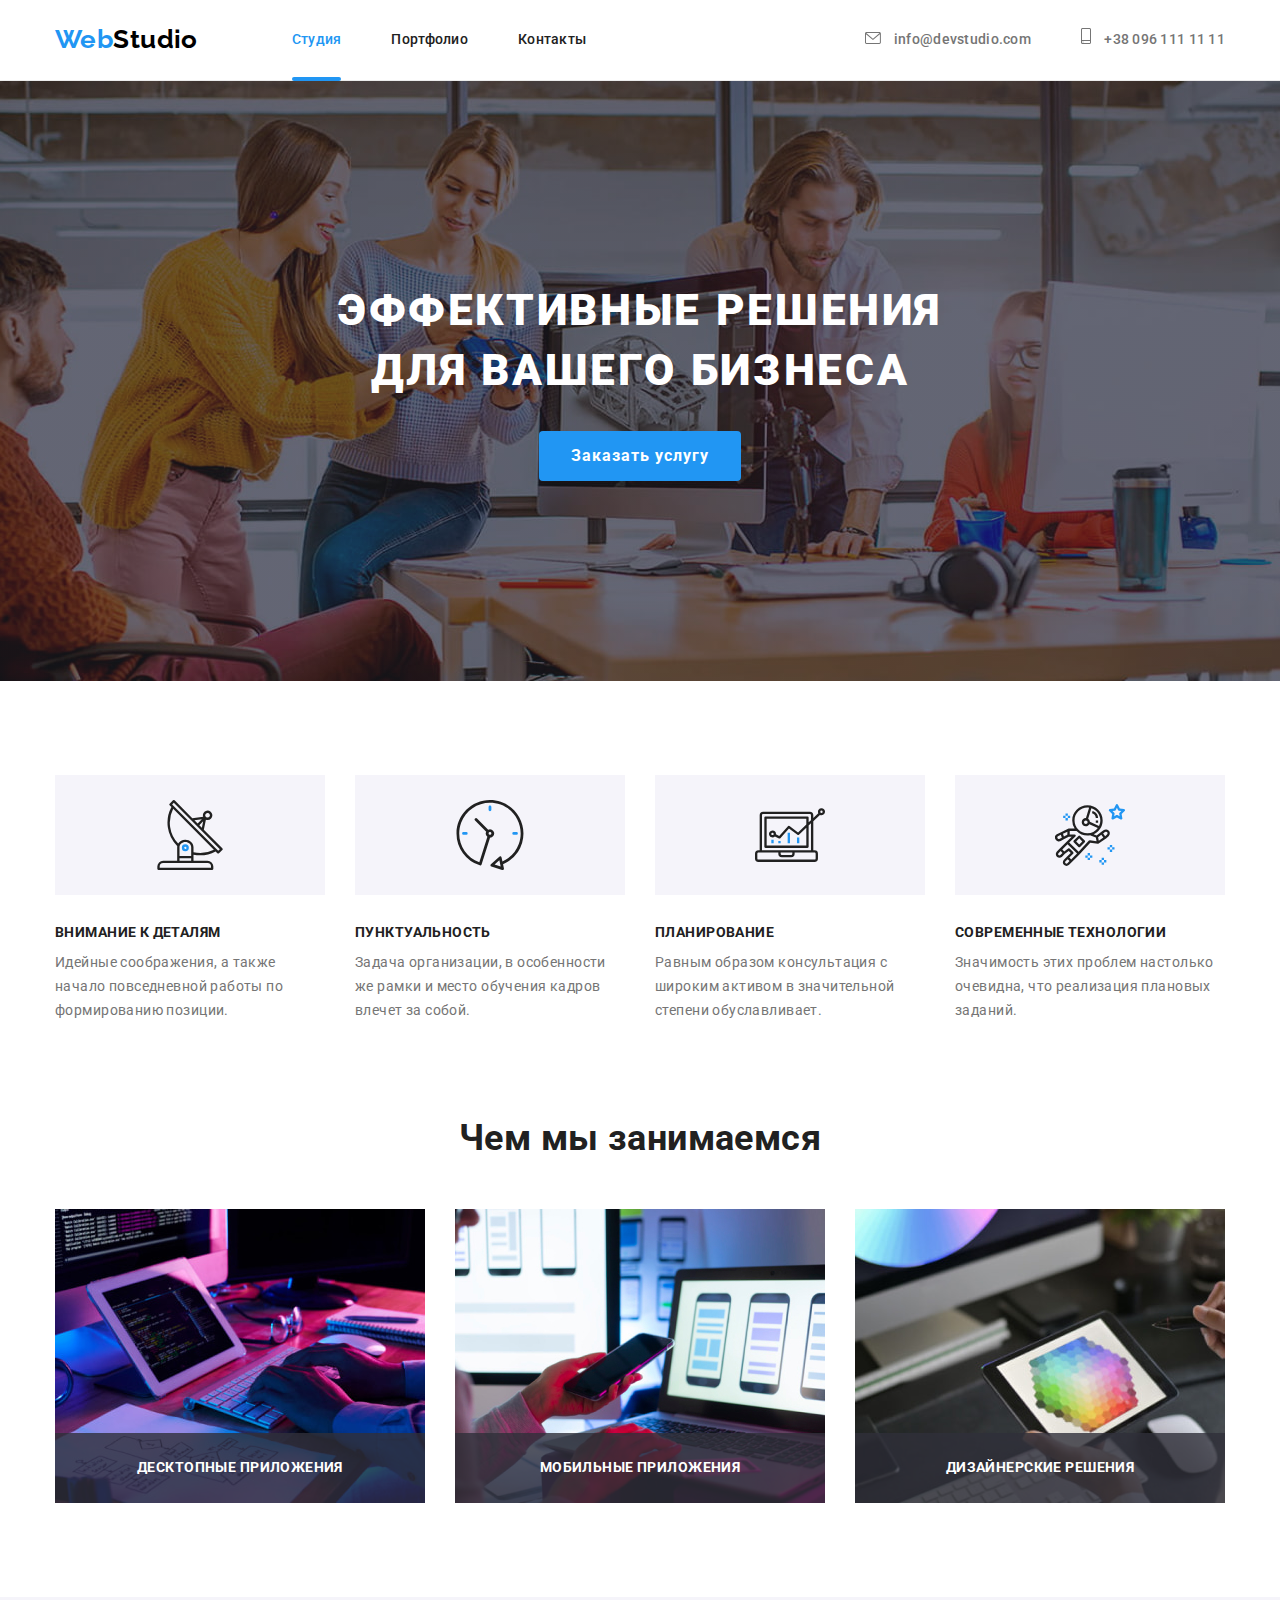
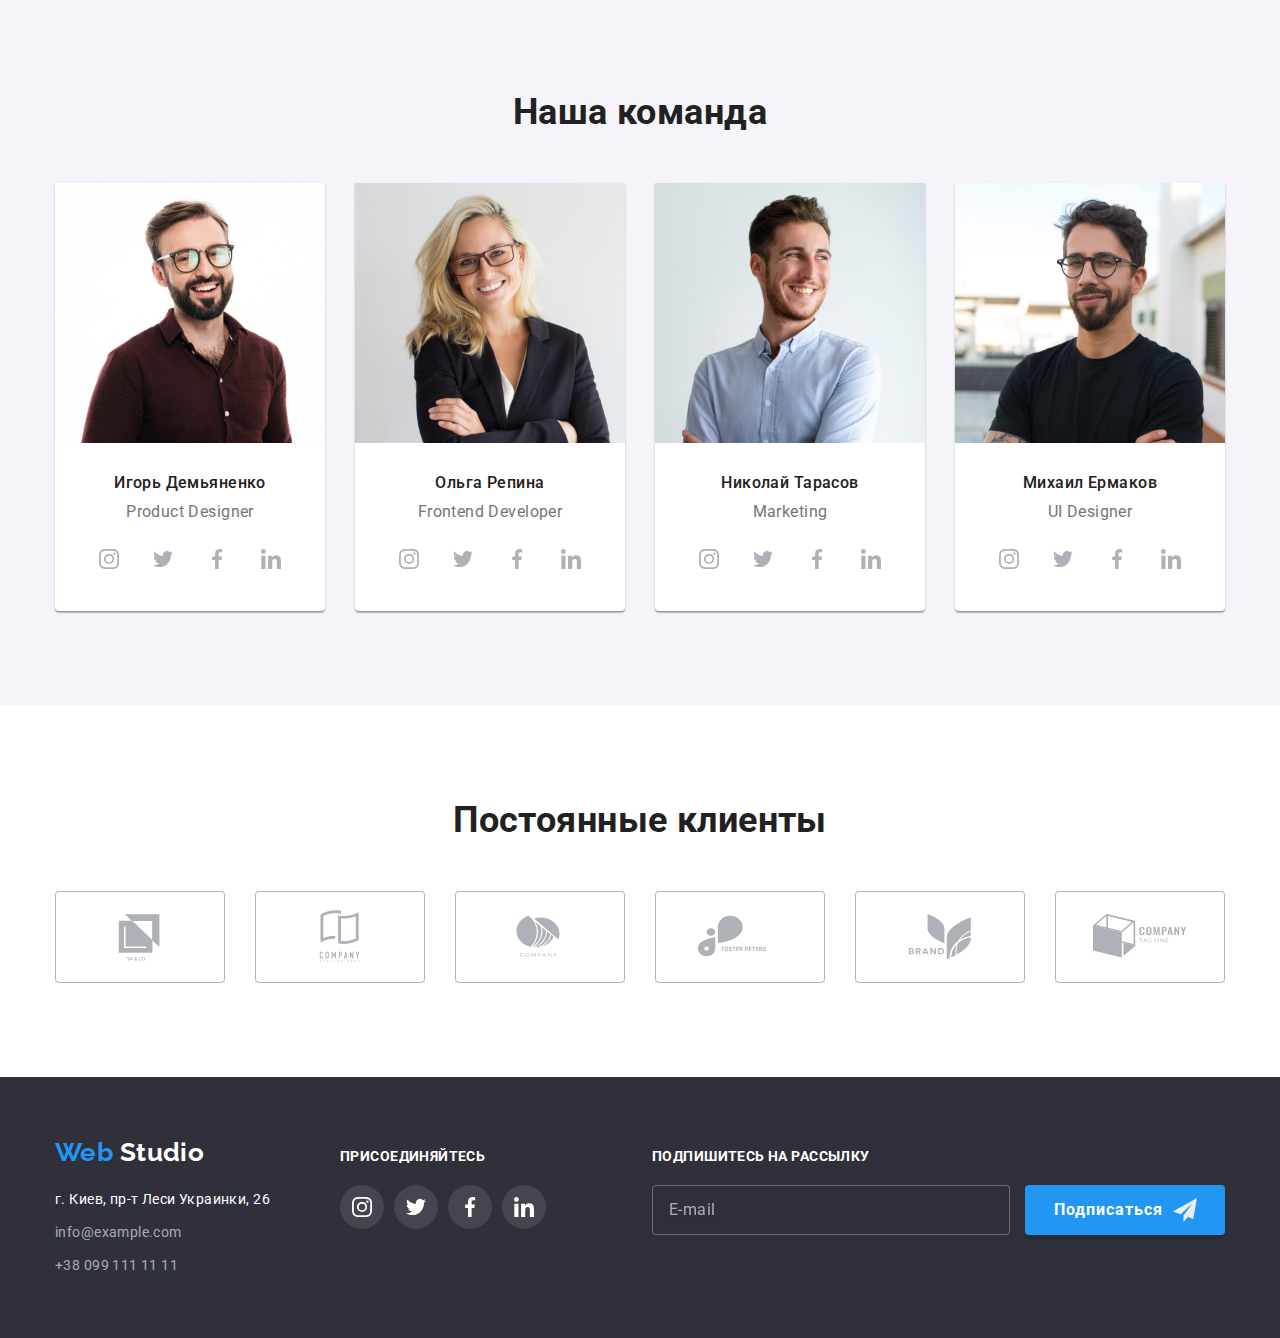
<file: index.html>
<!DOCTYPE html>
<html lang="ru">
<head>
    <meta charset="UTF-8">
    <meta http-equiv="X-UA-Compatible" content="IE=edge">
    <meta name="viewport" content="width=device-width, initial-scale=1.0">
    <title>Web studio</title>

    <link rel="preconnect" href="https://fonts.googleapis.com">
    <link rel="preconnect" href="https://fonts.gstatic.com" crossorigin>
    <link href="https://fonts.googleapis.com/css2?family=Raleway:wght@700&family=Roboto:wght@400;500;700;900&display=swap"
        rel="stylesheet">
    <link rel="stylesheet" href="https://cdnjs.cloudflare.com/ajax/libs/modern-normalize/1.1.0/modern-normalize.min.css">
    <link rel="stylesheet" href="./css/styles.css">
</head>
<body>
<!-- Header -->
        <header class="page-header">
            <div class="container main-nav">
                <nav class="nav">
                    <a href="./" class="logo" lang="en"><span class="logo-accent">Web</span>Studio</a>
        
                    <ul class="site-nav list">
                        <li class="nav-item"><a href="./" class="nav-link current-nav link">Студия</a></li>
                        <li class="nav-item"><a href="./portfolio.html" class="nav-link link">Портфолио</a></li>
                        <li class="nav-item"><a href="" class="nav-link link">Контакты</a></li>
                    </ul>
                </nav>
        
                <ul class="contact-nav list">
                    <li class="contact-item">
                        <a href="mailto:info@devstudio.com"
                            class="contact-link link">
                            <svg class="contact-icon"  width="16" height="12">
                                <use href="./images/icons.svg#icon-envelope"></use>
                            </svg>
                            info@devstudio.com
                        </a>
                    </li>
                    <li class="contact-item">
                        <a href="tel:+380961111111" class="contact-link link">
                            <svg class="contact-icon" width="10" height="16">
                                <use href="./images/icons.svg#icon-smartphone"></use>
                            </svg>
                            +38 096 111 11 11</a>
                    </li>
                </ul>
            </div>
        </header>
        
        
<!-- Main -->
        <main>

<!-- Hero -->
            <section class="hero overlay">
                <div class="container">
                    <h1 class="hero-title">Эффективные решения <br> для вашего бизнеса</h1>
                    <button type="button" class="hero-btn btn" data-modal-open>Заказать услугу</button>

                    <!-- Hero Modal Window -->
                    <div class="backdrop is-hidden" data-modal>
                        <div class="modal">
                            <button type="button" class="close-btn btn" data-modal-close>
                                <svg class="close-black-icon">
                                    <use href="./images/icons.svg#icon-close-black"></use>
                                </svg>
                            </button>
<!-- Form-modal -->
                            
                            <form class="form">
                                <h2 class="form-title">Оставьте свои данные, мы вам перезвоним</h2>
                                
                                <label class="form-field">
                                    <span class="form-label">Имя</span>
                                    <input type="name" name="name" class="form-input">
                                    <svg class="form-icon" width="18" height="18">
                                        <use href="./images/icons.svg#icon-form-person"></use>
                                    </svg>
                                </label>

                                <label class="form-field">
                                    <span class="form-label">Телефон</span>
                                    <input type="tel" name="tel" class="form-input">
                                    <svg class="form-icon" width="18" height="18">
                                        <use href="./images/icons.svg#icon-form-phone"></use>
                                    </svg>
                                </label>

                                <label class="form-field">
                                    <span class="form-label">Почта</span>
                                    <input type="email" name="email" class="form-input">
                                    <svg class="form-icon" width="18" height="18">
                                        <use href="./images/icons.svg#icon-form-email"></use>
                                    </svg>
                                </label>

                                <label class="form-field textarea">
                                    <span class="form-label">Комментарий</span>
                                    <textarea name="comment" class="form-input-textarea" id="user-comment" rows="6" placeholder="Введите текст"></textarea>
                                </label>

                                <label class="checkbox-field">
                                    <input type="checkbox" name="policy" class="checkbox">
                
                                    <span class="checkbox-icon">
                                        <svg class="icon-checked" width="16" height="15">
                                            <use href="./images/icons.svg#icon-checked"></use>
                                        </svg>
                                    </span>

                                    <span class="checkbox-label">Соглашаюсь с рассылкой и принимаю <a href="" class="checkbox-label-link link">Условия договора</a></span>
                                    
                                </label>

                                <button type="submit" class="modal-form-btn btn">Отправить</button>
                            </form>
                        </div>
                    </div>
                </div>
            </section>


<!-- Особенности -->
            <section class="features section">
                <div class="container">
                    <h2 class="section-title visually-hidden">Особенности</h2>
                    <ul class="features-list list">
                        <li class="features-item icon-antena">
                            <div class="features-icon-bgc">
                                <svg class="features-icon">
                                    <use href="./images/icons.svg#icon-antenna"></use>
                                </svg>
                            </div>
                            <h3 class="features-title">Внимание к деталям</h3>
                            <p class="features-text">Идейные соображения, а также начало повседневной работы по формированию
                                позиции.</p>
                        </li>

                        <li class="features-item icon-clock">
                            <div class="features-icon-bgc">
                                <svg class="features-icon">
                                    <use href="./images/icons.svg#icon-clock"></use>
                                </svg>
                            </div>
                            <h3 class="features-title">Пунктуальность</h3>
                            <p class="features-text">Задача организации, в особенности же рамки и место обучения кадров влечет за
                                собой.</p>
                        </li>

                        <li class="features-item icon-diagram">
                            <div class="features-icon-bgc">
                                <svg class="features-icon">
                                    <use href="./images/icons.svg#icon-diagram"></use>
                                </svg>
                            </div>
                            <h3 class="features-title">Планирование</h3>
                            <p class="features-text">Равным образом консультация с широким активом в значительной степени
                                обуславливает.</p>
                        </li>

                        <li class="features-item icon-astronaut">
                            <div class="features-icon-bgc">
                                <svg class="features-icon">
                                    <use href="./images/icons.svg#icon-astronaut"></use>
                                </svg>
                            </div>
                            <h3 class="features-title">Современные технологии</h3>
                            <p class="features-text">Значимость этих проблем настолько очевидна, что реализация плановых заданий.
                            </p>
                        </li>
                    </ul>
                </div>
            </section>
        
<!-- Чем мы занимаемся -->
            <section class="services section">
                <div class="container">
                    <h2 class="section-title">Чем мы занимаемся</h2>
                    <ul class="services-list list">
                        <li class="services-item">
                            <img src="./images/services/box-1.jpg" alt="Написание кода" width="370" height="294" class="services-thumb">
                            <p class="services-text">Десктопные приложения</p>
                        </li>
                        <li class="services-item">
                            <img src="./images/services/box-2.jpg" alt="Разработка мобильной версии программы" width="370" height="294" class="services-thumb">
                            <p class="services-text">Мобильные приложения</p>
                        </li>
                        <li class="services-item">
                            <img src="./images/services/box-3.jpg" alt="Дизайн сайта" width="370" height="294" class="services-thumb">
                            <p class="services-text">Дизайнерские решения</p>
                        </li>
                    </ul>
                </div>
            </section>
        
<!-- Наша команда -->
            <section class="command-section section">
                <div class="container">
                    <h2 class="section-title">Наша команда</h2>
                    <ul class="command-list list">
 <!-- Command-1 -->
                        <li class="command-item">
                            <div class="command-thumb"><img src="./images/team/img.jpg" alt="Product Designer" width="270" height="260"></div>
                            
                            <div class="command-content">
                                <h3 class="command-title">Игорь Демьяненко</h3>
                                <p class="command-text" lang="en">Product Designer</p>
                                <ul class="command-icon-list list">
                                <li class="command-icon-item">
                                    <a href="" class="command-icon-link">
                                        <svg class="command-icon">
                                            <use href="./images/icons.svg#icon-instagram"></use>
                                        </svg>
                                    </a>
                                </li>
                                <li class="command-icon-item">
                                    <a href="" class="command-icon-link">
                                        <svg class="command-icon">
                                            <use href="./images/icons.svg#icon-twitter"></use>
                                        </svg>
                                    </a>
                                </li>
                                <li class="command-icon-item">
                                    <a href="" class="command-icon-link">
                                        <svg class="command-icon">
                                            <use href="./images/icons.svg#icon-facebook"></use>
                                        </svg>
                                    </a>
                                </li>
                                <li class="command-icon-item">
                                    <a href="" class="command-icon-link">
                                        <svg class="command-icon">
                                            <use href="./images/icons.svg#icon-linkedin"></use>
                                        </svg>
                                    </a>
                                </li>
                                </ul>
                            </div>
                        </li>
 <!-- Command-2 -->
                        <li class="command-item">
                            <div class="command-thumb"><img src="./images/team/img-1.jpg" alt="Frontend Developer" width="270" height="260"></div>
    
                            <div class="command-content">
                                <h3 class="command-title">Ольга Репина</h3>
                                <p class="command-text" lang="en">Frontend Developer</p>
                                <ul class="command-icon-list list">
                                    <li class="command-icon-item">
                                        <a href="" class="command-icon-link">
                                            <svg class="command-icon">
                                                <use href="./images/icons.svg#icon-instagram"></use>
                                            </svg>
                                        </a>
                                    </li>
                                    <li class="command-icon-item">
                                        <a href="" class="command-icon-link">
                                            <svg class="command-icon">
                                                <use href="./images/icons.svg#icon-twitter"></use>
                                            </svg>
                                        </a>
                                    </li>
                                    <li class="command-icon-item">
                                        <a href="" class="command-icon-link">
                                            <svg class="command-icon">
                                                <use href="./images/icons.svg#icon-facebook"></use>
                                            </svg>
                                        </a>
                                    </li>
                                    <li class="command-icon-item">
                                        <a href="" class="command-icon-link">
                                            <svg class="command-icon">
                                                <use href="./images/icons.svg#icon-linkedin"></use>
                                            </svg>
                                        </a>
                                    </li>
                                </ul>
                            </div>
                            
                        </li>
 <!-- Command-3 -->
                        <li class="command-item">
                            <div class="command-thumb"><img src="./images/team/img-2.jpg" alt="Marketing" width="270" height="260"></div>
                            
                            <div class="command-content">
                                <h3 class="command-title">Николай Тарасов</h3>
                                <p class="command-text" lang="en">Marketing</p>
                                <ul class="command-icon-list list">
                                    <li class="command-icon-item">
                                        <a href="" class="command-icon-link">
                                            <svg class="command-icon">
                                                <use href="./images/icons.svg#icon-instagram"></use>
                                            </svg>
                                        </a>
                                    </li>
                                    <li class="command-icon-item">
                                        <a href="" class="command-icon-link">
                                            <svg class="command-icon">
                                                <use href="./images/icons.svg#icon-twitter"></use>
                                            </svg>
                                        </a>
                                    </li>
                                    <li class="command-icon-item">
                                        <a href="" class="command-icon-link">
                                            <svg class="command-icon">
                                                <use href="./images/icons.svg#icon-facebook"></use>
                                            </svg>
                                        </a>
                                    </li>
                                    <li class="command-icon-item">
                                        <a href="" class="command-icon-link">
                                            <svg class="command-icon">
                                                <use href="./images/icons.svg#icon-linkedin"></use>
                                            </svg>
                                        </a>
                                    </li>
                                </ul>
                            </div>
                        </li>
 <!-- Command-4 -->
                        <li class="command-item">
                            <div class="command-thumb"><img src="./images/team/img-3.jpg" alt="UI Designer" width="270" height="260"></div>
                            
                            <div class="command-content">
                                <h3 class="command-title">Михаил Ермаков</h3>
                                <p class="command-text" lang="en">UI Designer</p>
                                <ul class="command-icon-list list">
                                    <li class="command-icon-item">
                                        <a href="" class="command-icon-link">
                                            <svg class="command-icon">
                                                <use href="./images/icons.svg#icon-instagram"></use>
                                            </svg>
                                        </a>
                                    </li>
                                    <li class="command-icon-item">
                                        <a href="" class="command-icon-link">
                                            <svg class="command-icon">
                                                <use href="./images/icons.svg#icon-twitter"></use>
                                            </svg>
                                        </a>
                                    </li>
                                    <li class="command-icon-item">
                                        <a href="" class="command-icon-link">
                                            <svg class="command-icon">
                                                <use href="./images/icons.svg#icon-facebook"></use>
                                            </svg>
                                        </a>
                                    </li>
                                    <li class="command-icon-item">
                                        <a href="" class="command-icon-link">
                                            <svg class="command-icon">
                                                <use href="./images/icons.svg#icon-linkedin"></use>
                                            </svg>
                                        </a>
                                    </li>
                                </ul>
                            </div>
                        </li>
                    </ul>
                </div>
            </section>
        
<!-- Постоянные клиенты -->
            <section class="clients section">
                <div class="container">
                    <h2 class="section-title">Постоянные клиенты</h2>
                    <ul class="clients-list list">
                        <li class="clients-item">
                            <a href="" class="clients-link">
                                <svg class="clients-icon">
                                    <use href="./images/icons.svg#icon-client-logo-1"></use>
                                </svg>
                            </a>
                        </li>
                        <li class="clients-item">
                            <a href="" class="clients-link">
                                <svg class="clients-icon">
                                    <use href="./images/icons.svg#icon-client-logo-2"></use>
                                </svg>
                            </a>
                        </li>
                        <li class="clients-item">
                            <a href="" class="clients-link">
                                <svg class="clients-icon">
                                    <use href="./images/icons.svg#icon-client-logo-3"></use>
                                </svg>
                            </a>
                        </li>
                        <li class="clients-item">
                            <a href="" class="clients-link">
                                <svg class="clients-icon">
                                    <use href="./images/icons.svg#icon-client-logo-4"></use>
                                </svg>
                            </a>
                        </li>
                        <li class="clients-item">
                            <a href="" class="clients-link">
                                <svg class="clients-icon">
                                    <use href="./images/icons.svg#icon-client-logo-5"></use>
                                </svg>
                            </a>
                        </li>
                        <li class="clients-item">
                            <a href="" class="clients-link">
                                <svg class="clients-icon">
                                    <use href="./images/icons.svg#icon-client-logo-6"></use>
                                </svg>
                            </a>
                        </li>
                    </ul>
                </div>
            </section>

        </main>
        
        
<!-- Footer -->
        <footer class="footer">
            <div class="container footer-column">

                <div class="footer-main-column">
                    <a href="./" class="logo footer-logo" lang="en"> <span class="logo-accent">Web</span> Studio</a>
                <address class="address">
                    <ul class="list">
                        <li class="address-item"><a href="https://goo.gl/maps/2UURq9KAm3fEJeZc8" target="_blank"
                                rel="noopener noreferrer" class="address-link link location">г. Киев, пр-т Леси Украинки, 26</a></li>
                        <li class="address-item"><a href="mailto:info@example.com" class="address-link link">info@example.com</a></li>
                        <li class="address-item"><a href="tel:+380991111111" class="address-link link">+38 099 111 11 11</a></li>
                    </ul>
                </address>
                </div>
                <div class="footer-social-column">
                    <span class="footer-title">присоединяйтесь</span>
                    <ul class="footer-icon-list list">
                        <li class="footer-icon-item">
                            <a href="" class="footer-icon-link">
                                <svg class="footer-icon">
                                    <use href="./images/icons.svg#icon-instagram"></use>
                                </svg>
                            </a>
                        </li>
                    
                        <li class="footer-icon-item">
                            <a href="" class="footer-icon-link">
                                <svg class="footer-icon">
                                    <use href="./images/icons.svg#icon-twitter"></use>
                                </svg>
                            </a>
                        </li>
                    
                        <li class="footer-icon-item">
                            <a href="" class="footer-icon-link">
                                <svg class="footer-icon">
                                    <use href="./images/icons.svg#icon-facebook"></use>
                                </svg>
                            </a>
                        </li>
                    
                        <li class="footer-icon-item">
                            <a href="" class="footer-icon-link">
                                <svg class="footer-icon">
                                    <use href="./images/icons.svg#icon-linkedin"></use>
                                </svg>
                            </a>
                        </li>
                    </ul>
                </div>
                <form class="footer-form">
                    <span class="footer-title">Подпишитесь на рассылку</span>
                    <label class="footer-form-field">
                        <input type="email" class="footer-form-input" name="email" placeholder="E-mail">
                    </label>
                
                    <button type="submit" class="footer-form-btn btn">
                        Подписаться
                        <svg class="footer-form-icon">
                            <use href="./images/icons.svg#icon-footer-form-send"></use>
                        </svg>
                    </button>
                
                </form>
                  
            </div>
        </footer>

<script src="./modal.js"></script>       
</body>
</html>
</file>
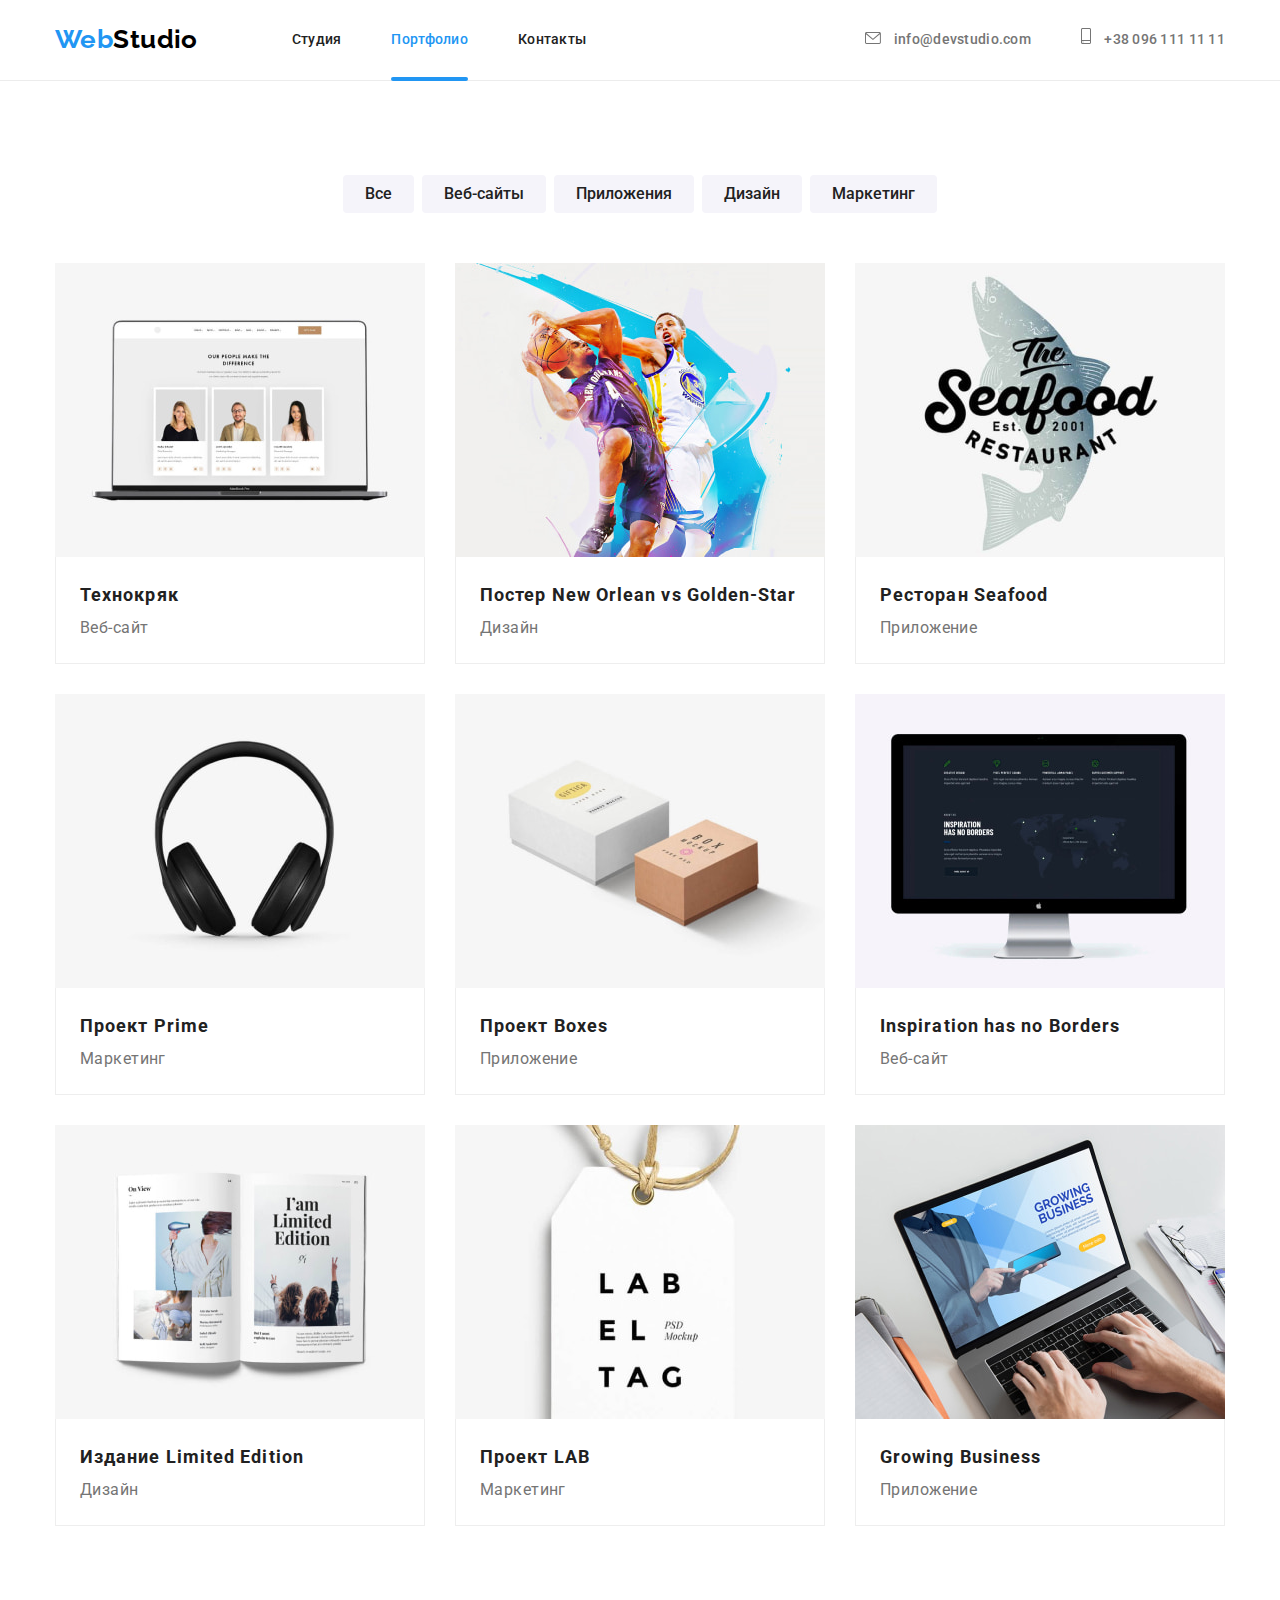
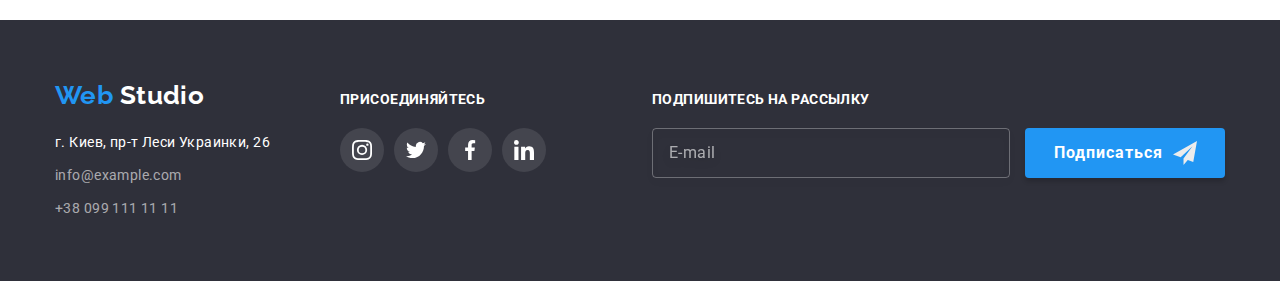
<file: portfolio.html>
<!DOCTYPE html>
<html lang="ru">
<head>
    <meta charset="UTF-8">
    <meta http-equiv="X-UA-Compatible" content="IE=edge">
    <meta name="viewport" content="width=device-width, initial-scale=1.0">
    <title>Portfolio</title>

    <link rel="preconnect" href="https://fonts.googleapis.com">
    <link rel="preconnect" href="https://fonts.gstatic.com" crossorigin>
    <link href="https://fonts.googleapis.com/css2?family=Raleway:wght@700&family=Roboto:wght@400;500;700;900&display=swap"
        rel="stylesheet">
    <link rel="stylesheet" href="https://cdnjs.cloudflare.com/ajax/libs/modern-normalize/1.1.0/modern-normalize.min.css">
    <link rel="stylesheet" href="./css/styles.css">
</head>
<body>
        <!-- Header -->
        <header class="page-header">
            <div class="container main-nav">
                <nav class="nav">
                    <a href="./" class="logo" lang="en"><span class="logo-accent">Web</span>Studio</a>
        
                    <ul class="site-nav list">
                        <li class="nav-item"><a href="./" class="nav-link link">Студия</a></li>
                        <li class="nav-item"><a href="./portfolio.html" class="nav-link current-nav link">Портфолио</a></li>
                        <li class="nav-item"><a href="" class="nav-link link">Контакты</a></li>
                    </ul>
                </nav>
        
                <ul class="contact-nav list">
                    <li class="contact-item">
                        <a href="mailto:info@devstudio.com" class="contact-link link">
                            <svg class="contact-icon" width="16" height="12">
                                <use href="./images/icons.svg#icon-envelope"></use>
                            </svg>
                            info@devstudio.com
                        </a>
                    </li>
                    <li class="contact-item">
                        <a href="tel:+380961111111" class="contact-link link">
                            <svg class="contact-icon" width="10" height="16">
                                <use href="./images/icons.svg#icon-smartphone"></use>
                            </svg>
                            +38 096 111 11 11</a>
                    </li>
                </ul>
            </div>
        </header>
        
        
        <!-- Main -->
        <main>
            <section class="portfolio section">
                <div class="container">
                    <h2 class="section-title visually-hidden">Портфолио</h2>
                    
                    <!-- Filters -->
                    <ul class="portfolio-filters list">
                        <li class="item"><button type="button" class="portfolio-btn btn ">Все</button></li>
                        <li class="item"><button type="button" class="portfolio-btn btn">Веб-сайты</button></li>
                        <li class="item"><button type="button" class="portfolio-btn btn">Приложения</button></li>
                        <li class="item"><button type="button" class="portfolio-btn btn">Дизайн</button></li>
                        <li class="item"><button type="button" class="portfolio-btn btn">Маркетинг</button></li>
                    </ul>
                    
                    <!-- Projects -->
                    <!-- 1-3 -->
                    <ul class="portfolio-list list">
                        <li class="portfolio-item">
                            <a href="" class="portfolio-link link">
                                <div class="portfolio-thumb">
                                    <img src="./images/portfolio/img.jpg" alt="Технокряк" width="370" height="294">

                                    <div class="portfolio-overlay">
                                        <p class="portfolio-overlay-text">Технокряк это современная площадка распространения коронавируса. Компании используют
                                            эту платформу для цифрового
                                            шпионажа и атак на защищённые сервера конкурентов.</p>
                                    </div>
                                </div>
                               

                                <div class="portfolio-content">
                                    <h3 class="portfolio-title">Технокряк</h3>
                                    <p class="portfolio-text">Веб-сайт</p>
                               </div>  
                            </a>
                        </li>
                        
                        <li class="portfolio-item">
                            <a href="" class="portfolio-link link">
                                <div class="portfolio-thumb">
                                    <img src="./images/portfolio/img-1.jpg" alt="Постер New Orlean vs Golden Star" width="370" height="294">
                                    <div class="portfolio-overlay">
                                        <p class="portfolio-overlay-text">Постер New Orlean vs Golden Star</p>
                                    </div>
                                </div>

                                <div class="portfolio-content">
                                    <h3 class="portfolio-title">Постер New Orlean vs Golden-Star</h3>
                                    <p class="portfolio-text">Дизайн</p>
                                </div>
                            </a>
                        </li>

                        <li class="portfolio-item">
                            <a href="" class="portfolio-link link">
                                <div class="portfolio-thumb">
                                    <img src="./images/portfolio/img-2.jpg" alt="Ресторан Seafood" width="370" height="294">
                                    <div class="portfolio-overlay">
                                        <p class="portfolio-overlay-text">Ресторан Seafood</p>
                                    </div>
                                </div>

                                <div class="portfolio-content">
                                    <h3 class="portfolio-title">Ресторан Seafood</h3>
                                    <p class="portfolio-text">Приложение</p>
                                </div> 
                            </a>
                        </li>

                        <!-- 4-6 -->
                        <li class="portfolio-item">
                            <a href="" class="portfolio-link link">
                                <div class="portfolio-thumb">
                                    <img src="./images/portfolio/img-3.jpg" alt="Проект Prime" width="370" height="294">
                                    <div class="portfolio-overlay">
                                        <p class="portfolio-overlay-text">Проект Prime</p>
                                    </div>
                                </div>

                                <div class="portfolio-content">
                                    <h3 class="portfolio-title">Проект Prime</h3>
                                    <p class="portfolio-text">Маркетинг</p>
                                </div>
                            </a>
                        </li>

                        <li class="portfolio-item">
                            <a href="" class="portfolio-link link">
                                <div class="portfolio-thumb">
                                    <img src="./images/portfolio/img-4.jpg" alt="Проект Boxes" width="370" height="294">
                                    <div class="portfolio-overlay">
                                        <p class="portfolio-overlay-text">Проект Boxes</p>
                                    </div>
                                </div>

                                <div class="portfolio-content">
                                    <h3 class="portfolio-title">Проект Boxes</h3>
                                    <p class="portfolio-text">Приложение</p>
                                </div>
                            </a>
                        </li>

                        <li class="portfolio-item">
                            <a href="" class="portfolio-link link">
                                <div class="portfolio-thumb">
                                    <img src="./images/portfolio/img-5.jpg" alt="Inspiration has no Borders" width="370" height="294">
                                    <div class="portfolio-overlay">
                                        <p class="portfolio-overlay-text">Inspiration has no Borders</p>
                                    </div>
                                </div>

                                <div class="portfolio-content">
                                    <h3 class="portfolio-title">Inspiration has no Borders</h3>
                                    <p class="portfolio-text">Веб-сайт</p>
                                </div>
                            </a>
                        </li>

                        <!-- 7-9 -->
                        <li class="portfolio-item">
                            <a href="" class="portfolio-link link">
                                <div class="portfolio-thumb">
                                    <img src="./images/portfolio/img-6.jpg" alt="Издание Limited Edition" width="370" height="294">
                                    <div class="portfolio-overlay">
                                        <p class="portfolio-overlay-text">Издание Limited Edition</p>
                                    </div>
                                </div>

                                <div class="portfolio-content">
                                    <h3 class="portfolio-title">Издание Limited Edition</h3>
                                    <p class="portfolio-text">Дизайн</p>
                                </div>
                            </a>
                        </li>

                        <li class="portfolio-item">
                            <a href="" class="portfolio-link link">
                                <div class="portfolio-thumb">
                                    <img src="./images/portfolio/img-7.jpg" alt="Проект LAB" width="370" height="294">
                                    <div class="portfolio-overlay">
                                        <p class="portfolio-overlay-text">Проект LAB</p>
                                    </div>
                                </div>

                                <div class="portfolio-content">
                                    <h3 class="portfolio-title">Проект LAB</h3>
                                    <p class="portfolio-text">Маркетинг</p>
                                </div>
                            </a>
                        </li>

                        <li class="portfolio-item">
                            <a href="" class="portfolio-link link">
                                <div class="portfolio-thumb">
                                    <img src="./images/portfolio/img-8.jpg" alt="Growing Business" width="370" height="294">
                                    <div class="portfolio-overlay">
                                        <p class="portfolio-overlay-text">Growing Business</p>
                                    </div>
                                </div>

                                <div class="portfolio-content">
                                    <h3 class="portfolio-title">Growing Business</h3>
                                    <p class="portfolio-text">Приложение</p>
                                </div>
                            </a>
                        </li>

                    </ul>
                </div>
             </section>
        </main>
        
        <!-- Footer -->
        <footer class="footer">
            <div class="container footer-column">
        
                <div class="footer-main-column">
                    <a href="./" class="logo footer-logo" lang="en"> <span class="logo-accent">Web</span> Studio</a>
                    <address class="address">
                        <ul class="list">
                            <li class="address-item"><a href="https://goo.gl/maps/2UURq9KAm3fEJeZc8" target="_blank"
                                    rel="noopener noreferrer" class="address-link link location">г. Киев, пр-т Леси Украинки,
                                    26</a></li>
                            <li class="address-item"><a href="mailto:info@example.com"
                                    class="address-link link">info@example.com</a></li>
                            <li class="address-item"><a href="tel:+380991111111" class="address-link link">+38 099 111 11 11</a>
                            </li>
                        </ul>
                    </address>
                </div>
                <div class="footer-social-column">
                    <span class="footer-title">присоединяйтесь</span>
                    <ul class="footer-icon-list list">
                        <li class="footer-icon-item">
                            <a href="" class="footer-icon-link">
                                <svg class="footer-icon">
                                    <use href="./images/icons.svg#icon-instagram"></use>
                                </svg>
                            </a>
                        </li>
        
                        <li class="footer-icon-item">
                            <a href="" class="footer-icon-link">
                                <svg class="footer-icon">
                                    <use href="./images/icons.svg#icon-twitter"></use>
                                </svg>
                            </a>
                        </li>
        
                        <li class="footer-icon-item">
                            <a href="" class="footer-icon-link">
                                <svg class="footer-icon">
                                    <use href="./images/icons.svg#icon-facebook"></use>
                                </svg>
                            </a>
                        </li>
        
                        <li class="footer-icon-item">
                            <a href="" class="footer-icon-link">
                                <svg class="footer-icon">
                                    <use href="./images/icons.svg#icon-linkedin"></use>
                                </svg>
                            </a>
                        </li>
                    </ul>
                </div>
                <form class="footer-form">
                    <span class="footer-title">Подпишитесь на рассылку</span>
                    <label class="footer-form-field">
                        <input type="email" class="footer-form-input" name="email" placeholder="E-mail">
                    </label>
        
                    <button type="submit" class="footer-form-btn btn">
                        Подписаться
                        <svg class="footer-form-icon">
                            <use href="/images/icons.svg#icon-footer-form-send"></use>
                        </svg>
                    </button>
        
                </form>
        
            </div>
        </footer>
</body>
</html>
</file>
<file: css/styles.css>
:root {
  --main-font: Roboto, sans-serif;
  --secondary-font: Raleway, sans-serif;

  --primary-txt: #757575;
  --secondary-txt: #212121;
  --accent-txt: #2196f3;

  --primary-btn-txt: #212121;
  --primary-btn-bgc: #f5f4fa;
  --secondary-btn-txt: #ffffff;
  --secondary-btn-bgc: #2196f3;

  --primary-bg: #fff;
  --secondary-bg: #f5f4fa;
  --footer-bgc: #2f303a;

  --accent-icon-hover: #2196f3;

  /* card-set-gap */
  --features-card-set-gap: 30px;
  --portfolio-card-set-gap: 30px;
}

body {
  font-family: var(--main-font);
  font-size: 14px;
  line-height: 1.71;
  letter-spacing: 0.03em;

  color: var(--primary-txt);
  background-color: var(--primary-bg);
}

h1,
h2,
h3,
p {
  margin: 0;
}

img {
  display: block;
  min-width: 100%;
  height: auto;
}

.container {
  width: 1200px;
  margin: 0 auto;
  padding: 0 15px;
}

.btn {
  display: inline-block;
  font-family: inherit;
  cursor: pointer;

  border: none;
  border-radius: 4px;
}

.list {
  list-style: none;
  margin: 0;
  padding: 0;
}

.link {
  text-decoration: none;

  color: inherit;
}

.visually-hidden {
  position: absolute;
  white-space: nowrap;
  width: 1px;
  height: 1px;
  overflow: hidden;
  border: 0;
  padding: 0;
  clip: rect(0 0 0 0);
  clip-path: inset(50%);
  margin: -1px;
}

/* Header */
.page-header {
  border-bottom: 1px solid #ececec;
  background-color: var(--primary-bg);
}
/* Logo */
.logo {
  font-family: var(--secondary-font);
  font-weight: 700;
  font-size: 26px;
  line-height: 1.2;
  text-decoration: none;

  color: #000000;
}

.logo-accent {
  color: #2196f3;
}

/* Site-Navigation */
.main-nav {
  display: flex;
  align-items: center;
}
.nav {
  display: flex;
  align-items: center;
}
.site-nav {
  display: flex;

  margin-left: 94px;
}

.nav-item + .nav-item {
  margin-left: 50px;
}

.nav-link {
  display: block;
  padding: 32px 0;
  font-weight: 500;
  line-height: 1.14;
  letter-spacing: 0.02em;

  color: var(--secondary-txt);

  transition: color 250ms cubic-bezier(0.4, 0, 0.2, 1);
}
.nav-link:hover,
.nav-link:focus {
  color: var(--accent-txt);
}

.current-nav {
  position: relative;
  color: var(--accent-txt);
}
.current-nav::after {
  position: absolute;
  bottom: -1px;
  left: 0;

  content: '';
  min-width: 100%;
  height: 4px;

  background-color: var(--accent-txt);
  border-radius: 2px;
}

/* Contact-navigation */

.contact-nav {
  display: flex;

  margin-left: auto;
}
.contact-item + .contact-item {
  margin-left: 50px;
}

.contact-link {
  font-weight: 500;
  line-height: 1.14;
  letter-spacing: 0.02em;

  transition: color 250ms cubic-bezier(0.4, 0, 0.2, 1);
}

.contact-link:hover,
.contact-link:focus {
  color: var(--accent-txt);
}

.contact-icon {
  margin-right: 10px;

  fill: currentColor;
}

/* Main */
/* Hero */
.hero {
  padding: 200px 0;
  text-align: center;

  background-color: #2f303a;
}
.overlay {
  max-width: 1600px;
  height: 600px;
  margin: 0 auto;
  background-image: linear-gradient(to right, rgba(47, 48, 58, 0.4), rgba(47, 48, 58, 0.4)),
    url(../images/hero-bg-pic.jpg);
  background-repeat: no-repeat;
  background-position: center;
  background-size: cover;
}

.hero-title {
  margin-bottom: 30px;

  font-weight: 900;
  font-size: 44px;
  line-height: 1.36;
  letter-spacing: 0.06em;
  text-transform: uppercase;

  color: #ffffff;
}
.hero-btn {
  padding: 10px 32px;

  justify-content: center;

  font-weight: 700;
  font-size: 16px;
  line-height: 1.87;
  text-align: center;
  letter-spacing: 0.06em;

  color: var(--secondary-btn-txt);
  background-color: var(--secondary-btn-bgc);

  transition: background-color 250ms cubic-bezier(0.4, 0, 0.2, 1);
}

.hero-btn:hover,
.hero-btn:focus {
  background-color: #188ce8;
}

.backdrop {
  position: fixed;
  left: 0;
  top: 0;

  width: 100%;
  height: 100%;

  background-color: rgba(0, 0, 0, 0.2);
  opacity: 1;

  transition: opacity 250ms cubic-bezier(0.4, 0, 0.2, 1);
  z-index: 1;
}

.modal {
  position: relative;
  left: 50%;
  top: 50%;
  transform: translate(-50%, -50%) scale(1);

  width: 528px;

  background-color: #fff;
  border-radius: 4px;
  box-shadow: 0px 1px 3px rgba(0, 0, 0, 0.12), 0px 1px 1px rgba(0, 0, 0, 0.14),
    0px 2px 1px rgba(0, 0, 0, 0.2);

  opacity: 1;
  transition: transform 250ms cubic-bezier(0.4, 0, 0.2, 1),
    opacity 250ms cubic-bezier(0.4, 0, 0.2, 1);
}

.backdrop.is-hidden {
  opacity: 0;
  visibility: hidden;
  pointer-events: none;
}
.backdrop.is-hidden .modal {
  transform: translate(-50%, -50%) scale(0.5);
  opacity: 0;
}

.close-btn {
  position: absolute;
  right: 8px;
  top: 8px;

  width: 30px;
  height: 30px;
  padding: 6px;

  fill: rgba(0, 0, 0, 1);
  background-color: transparent;
  border: 1px solid rgba(0, 0, 0, 0.1);
  border-radius: 50%;

  transition: fill 250ms cubic-bezier(0.4, 0, 0.2, 1);
}
.close-black-icon {
  width: 100%;
  height: 100%;
}

.close-btn:hover,
.close-btn:focus {
  fill: var(--accent-icon-hover);
}

/* Form-modal */
.form {
  padding: 40px;
  text-align: center;
}
.form-title {
  margin-bottom: 30px;

  font-size: 20px;
  line-height: 1.15;

  color: var(--secondary-txt);
}
.form-field {
  position: relative;
  display: block;

  margin-bottom: 28px;

  letter-spacing: 0.01em;
}

.form-label {
  position: absolute;
  left: 0;
  top: 0;
  transform: translateY(calc(-1 * (100% + 4px)));

  font-size: 12px;
  line-height: 1.17;
}

.form-input,
.form-input-textarea {
  width: 100%;
  height: 40px;
  margin: 0;
  /* padding: 11px 15px 11px 41px; */
  padding-left: 42px;
  padding-right: 16px;

  font-size: 14px;
  line-height: 1.14;
  letter-spacing: 0.01em;

  border: 1px solid rgba(33, 33, 33, 0.2);
  border-radius: 4px;

  color: var(--secondary-txt);

  transition: border 250ms cubic-bezier(0.4, 0, 0.2, 1);
}

.form-field:hover .form-input,
.form-field:focus .form-input,
.form-field:hover .form-input-textarea,
.form-field:focus .form-input-textarea {
  border: 1px solid var(--accent-icon-hover);
}

.form-input-textarea {
  resize: none;
  height: 120px;

  padding: 12px 16px;
}
.form-input-textarea:focus-visible,
.form-input:focus-visible {
  outline: 1px solid var(--accent-icon-hover);
}
.form-input-textarea::placeholder {
  color: rgba(117, 117, 117, 0.5);
}

.form-icon {
  position: absolute;
  top: 50%;
  left: 15px;
  transform: translateY(-50%);

  fill: #212121;

  transition: fill 250ms cubic-bezier(0.4, 0, 0.2, 1);
}

.form-field:hover .form-icon,
.form-field:focus .form-icon {
  fill: var(--accent-icon-hover);
}

.form-input:focus-visible + .form-icon {
  fill: var(--accent-icon-hover);
}
.form-field.textarea {
  margin-bottom: 20px;
}

/* Checkbox Policy */
.checkbox-field {
  /* display: inline-block; */
  display: flex;
  align-items: center;
  justify-content: center;

  margin-bottom: 30px;
}
.checkbox {
  /* appearance: none;
  position: absolute; */
  /* visually-hidden */
  position: absolute;
  white-space: nowrap;
  width: 1px;
  height: 1px;
  overflow: hidden;
  border: 0;
  padding: 0;
  clip: rect(0 0 0 0);
  clip-path: inset(50%);
  margin: -1px;
}
.checkbox-icon {
  position: relative;
  display: block;
  width: 16px;
  height: 15px;
  border: 2px solid #212121;
  border-radius: 2px;

  transition: border-color 250ms cubic-bezier(0.4, 0, 0.2, 1);
}

.icon-checked {
  position: absolute;
  left: -2px;
  top: -2px;

  opacity: 0;
  transition: opacity 250ms cubic-bezier(0.4, 0, 0.2, 1);
}

.checkbox:checked + .checkbox-icon .icon-checked {
  opacity: 1;
}

.checkbox:checked + .checkbox-icon {
  border-color: #2196f3;
}

.checkbox-label {
  margin-left: 8px;
}
.checkbox-label-link {
  color: var(--accent-txt);
  text-decoration-line: underline;
}
/* Form-button */
.modal-form-btn {
  padding: 10px 55px;

  font-weight: 700;
  font-size: 16px;
  line-height: 1.88;
  letter-spacing: 0.06em;

  color: #ffffff;
  background-color: #2196f3;
  box-shadow: 0px 4px 4px rgba(0, 0, 0, 0.15);
  border-radius: 4px;

  transition: background-color 250ms cubic-bezier(0.4, 0, 0.2, 1);
}

.modal-form-btn:hover,
.modal-form-btn:focus {
  background-color: #188ce8;
}

/* Section */
.section {
  padding: 94px 0;
}

.section-title {
  margin-bottom: 50px;

  font-size: 36px;
  line-height: 1.167;
  text-align: center;

  color: var(--secondary-txt);
}

/* Особенности */

.features.section {
  padding-bottom: 0;
}

.features-list {
  display: flex;
  flex-wrap: wrap;
  margin-left: calc(-1 * var(--features-card-set-gap));
  margin-top: calc(-1 * var(--features-card-set-gap));
}

.features-item {
  flex-basis: calc(100% / 4 - var(--features-card-set-gap));
  margin-left: var(--features-card-set-gap);
  margin-top: var(--features-card-set-gap);
}
.features-icon-bgc {
  display: flex;
  justify-content: center;
  align-items: center;
  height: 120px;
  margin-bottom: 30px;

  background-color: #f5f4fa;
}
.features-icon {
  width: 70px;
  height: 70px;
}
.features-title {
  margin-bottom: 10px;
  font-size: 14px;
  line-height: 1.14;
  text-transform: uppercase;

  color: var(--secondary-txt);
}

/* Чем мы занимаемся */

.services-list {
  display: flex;
}

.services-item + .services-item {
  margin-left: 30px;
}

.services-item {
  position: relative;
  text-align: center;
}

.services-item::before {
  position: absolute;
  bottom: 0;
  left: 0;
  content: '';

  display: inline-block;
  min-height: 70px;
  width: 100%;
  padding: 27px 0;

  background-color: rgba(47, 48, 58, 0.8);
}

.services-text {
  position: absolute;
  bottom: 0;
  left: 0;

  display: block;
  width: 100%;
  padding: 27px 0;

  font-weight: 700;
  line-height: 1.14;
  text-transform: uppercase;
  text-align: center;

  color: #ffffff;
}

/* Наша команда */
.command-section {
  background-color: var(--secondary-bg);
}

.command-list {
  display: flex;
  flex-wrap: wrap;
  margin-left: -30px;
  margin-top: -30px;
}

.command-item {
  flex-basis: calc(100% / 4 - 30px);
  margin-left: 30px;
  margin-top: 30px;

  background-color: #fff;

  box-shadow: 0px 1px 3px rgba(0, 0, 0, 0.12), 0px 1px 1px rgba(0, 0, 0, 0.14),
    0px 2px 1px rgba(0, 0, 0, 0.2);
  border-radius: 0px 0px 4px 4px;
}

.command-content {
  padding: 30px 0;
}
.command-title {
  margin-bottom: 10px;

  font-weight: 500;
  font-size: 16px;
  line-height: 1.19;
  text-align: center;

  color: var(--secondary-txt);
}
.command-text {
  margin-bottom: 16px;

  font-weight: 400;
  font-size: 16px;
  line-height: 1.19;
  text-align: center;
}

.command-icon-list {
  display: flex;
  justify-content: center;
}

.command-icon-item + .command-icon-item {
  margin-left: 10px;
}
.command-icon-link {
  display: block;
  width: 44px;
  height: 44px;
  padding: 12px;

  border-radius: 50%;

  transition: background-color 250ms cubic-bezier(0.4, 0, 0.2, 1);
}
.command-icon-link:hover,
.command-icon-link:focus {
  background-color: var(--accent-icon-hover);
}

.command-icon {
  width: 20px;
  height: 20px;

  fill: #afb1b8;

  transition: fill 250ms cubic-bezier(0.4, 0, 0.2, 1);
}

.command-icon-link:hover .command-icon,
.command-icon-link:focus .command-icon {
  fill: #ffffff;
}

/* Постоянные клиенты */
.clients-list {
  display: flex;
  justify-content: center;
}
.clients-item {
  width: 170px;
  height: 92px;
}

.clients-item + .clients-item {
  margin-left: 30px;
}
.clients-link {
  display: flex;
  justify-content: center;
  align-items: center;
  height: 92px;

  fill: #afb1b8;
  border: 1px solid #afb1b8;
  border-radius: 4px;

  transition: border 250ms cubic-bezier(0.4, 0, 0.2, 1);
}

.clients-link:hover,
.clients-link:focus {
  border: 1px solid var(--accent-icon-hover);
}

.clients-icon {
  width: 106px;
  height: 60px;

  transition: fill 250ms cubic-bezier(0.4, 0, 0.2, 1);
}

.clients-link:hover .clients-icon,
.clients-link:focus .clients-icon {
  fill: var(--accent-icon-hover);
}
/* Portfolio filters (buttons) */

.portfolio-filters {
  display: flex;
  justify-content: center;

  margin-bottom: 50px;
}
.portfolio-filters .item + .item {
  margin-left: 8px;
}

.portfolio-btn {
  padding: 6px 22px;
  font-weight: 500;
  font-size: 16px;
  line-height: 1.62;
  text-align: center;

  color: var(--primary-btn-txt);
  background-color: var(--primary-btn-bgc);

  transition: color 250ms cubic-bezier(0.4, 0, 0.2, 1),
    background-color 250ms cubic-bezier(0.4, 0, 0.2, 1),
    box-shadow 250ms cubic-bezier(0.4, 0, 0.2, 1);
}

.portfolio-btn:hover,
.portfolio-btn:focus {
  color: var(--secondary-btn-txt);
  background-color: var(--secondary-btn-bgc);

  box-shadow: 0px 3px 1px rgba(0, 0, 0, 0.1), 0px 1px 2px rgba(0, 0, 0, 0.08),
    0px 2px 2px rgba(0, 0, 0, 0.12);
}

/* Portfolio cards */

.portfolio-list {
  display: flex;
  flex-wrap: wrap;

  margin-left: calc(-1 * var(--portfolio-card-set-gap));
  margin-top: calc(-1 * var(--portfolio-card-set-gap));
}

.portfolio-item {
  flex-basis: calc(100% / 3 - var(--portfolio-card-set-gap));
  margin-left: var(--portfolio-card-set-gap);
  margin-top: var(--portfolio-card-set-gap);

  transition: box-shadow 250ms cubic-bezier(0.4, 0, 0.2, 1);
}
.portfolio-item:hover,
.portfolio-item:focus {
  box-shadow: 0px 1px 1px rgba(0, 0, 0, 0.12), 0px 4px 4px rgba(0, 0, 0, 0.06),
    1px 4px 6px rgba(0, 0, 0, 0.16);
}

.portfolio-thumb {
  position: relative;
  overflow: hidden;
}
.portfolio-overlay {
  position: absolute;
  left: 0;
  top: 0;
  transform: translatey(100%);

  width: 100%;
  height: 100%;
  padding: 63px 24px;

  background-color: rgba(33, 150, 243, 0.9);

  transition: transform 250ms cubic-bezier(0.4, 0, 0.2, 1);
}
.portfolio-item:hover .portfolio-overlay,
.portfolio-item:focus .portfolio-overlay {
  transform: translateX(0);
}

.portfolio-overlay-text {
  font-size: 18px;
  line-height: 1.56;

  color: #ffffff;
}

.portfolio-content {
  padding: 20px 24px;

  border-bottom: 1px solid #eeeeee;
  border-left: 1px solid #eeeeee;
  border-right: 1px solid #eeeeee;
}
.portfolio-title {
  font-size: 18px;
  line-height: 2;
  letter-spacing: 0.06em;

  color: var(--secondary-txt);
}
.portfolio-text {
  font-size: 16px;
  line-height: 1.87;
}

/* Footer */
.footer {
  background-color: var(--footer-bgc);
}
.footer-column {
  display: flex;
  align-items: baseline;
  /* justify-content: space-between; */

  padding-top: 60px;
  padding-bottom: 60px;
}

/* Footer column 1 */

.footer-logo {
  display: block;
  margin-bottom: 20px;

  color: #ffffff;
}
.address-item + .address-item {
  margin-top: 9px;
}
.address-link {
  font-style: normal;

  color: rgba(255, 255, 255, 0.6);

  transition: color 250ms cubic-bezier(0.4, 0, 0.2, 1);
}
.address-link.location {
  color: #ffffff;
}

.address-link:hover,
.address-link:focus,
.address-link.location:hover,
.address-link.location:focus {
  color: var(--accent-txt);
}
/* Footer-title x2 */
.footer-title {
  display: block;
  margin-bottom: 20px;

  font-weight: 700;
  font-size: 14px;
  line-height: 1.14;
  text-transform: uppercase;

  color: #ffffff;
}
/* Footer column 2*/
.footer-social-column {
  margin-left: 70px;
}

.footer-icon-list {
  display: flex;
}
.footer-icon-item + .footer-icon-item {
  margin-left: 10px;
}

.footer-icon-link {
  display: block;
  width: 44px;
  height: 44px;
  padding: 12px;

  background-color: rgba(255, 255, 255, 0.1);
  fill: #ffffff;

  border-radius: 50%;

  transition: background-color 250ms cubic-bezier(0.4, 0, 0.2, 1);
}
.footer-icon-link:hover,
.footer-icon-link:focus {
  background-color: var(--accent-icon-hover);
}

.footer-icon {
  width: 20px;
  height: 20px;

  transition: filter 250ms cubic-bezier(0.4, 0, 0.2, 1);
}

.footer-icon-link:hover .footer-icon,
.footer-icon-link:focus .footer-icon {
  filter: drop-shadow(0px 4px 4px rgba(0, 0, 0, 0.25));
}

.footer-form {
  margin-left: auto;
}
.footer-form-field {
  display: inline-block;
  width: 358px;
}
.footer-form-input {
  width: 100%;
  height: 50px;
  padding-left: 16px;
  padding-right: 16px;
  margin: 0;

  font-size: 16px;
  line-height: 1.25;
  letter-spacing: 0.03em;

  border: 1px solid rgba(255, 255, 255, 0.3);
  filter: drop-shadow(0px 4px 4px rgba(0, 0, 0, 0.15));
  border-radius: 4px;

  background-color: transparent;

  color: #fff;
}
.footer-form-input::placeholder {
  color: rgba(255, 255, 255, 0.6);
}

.footer-form-btn {
  position: relative;
  margin-left: 12px;
  padding: 10px 29px;
  padding-right: 62px;

  font-weight: 700;
  font-size: 16px;
  line-height: 1.88;

  letter-spacing: 0.06em;

  color: #ffffff;
  background-color: #2196f3;
  box-shadow: 0px 4px 4px rgba(0, 0, 0, 0.15);
  border-radius: 4px;
}
.footer-form-icon {
  position: absolute;
  right: 28px;
  top: 50%;
  transform: translatey(-50%);

  width: 24px;
  height: 24px;

  fill: #ececec;
}
</file>
